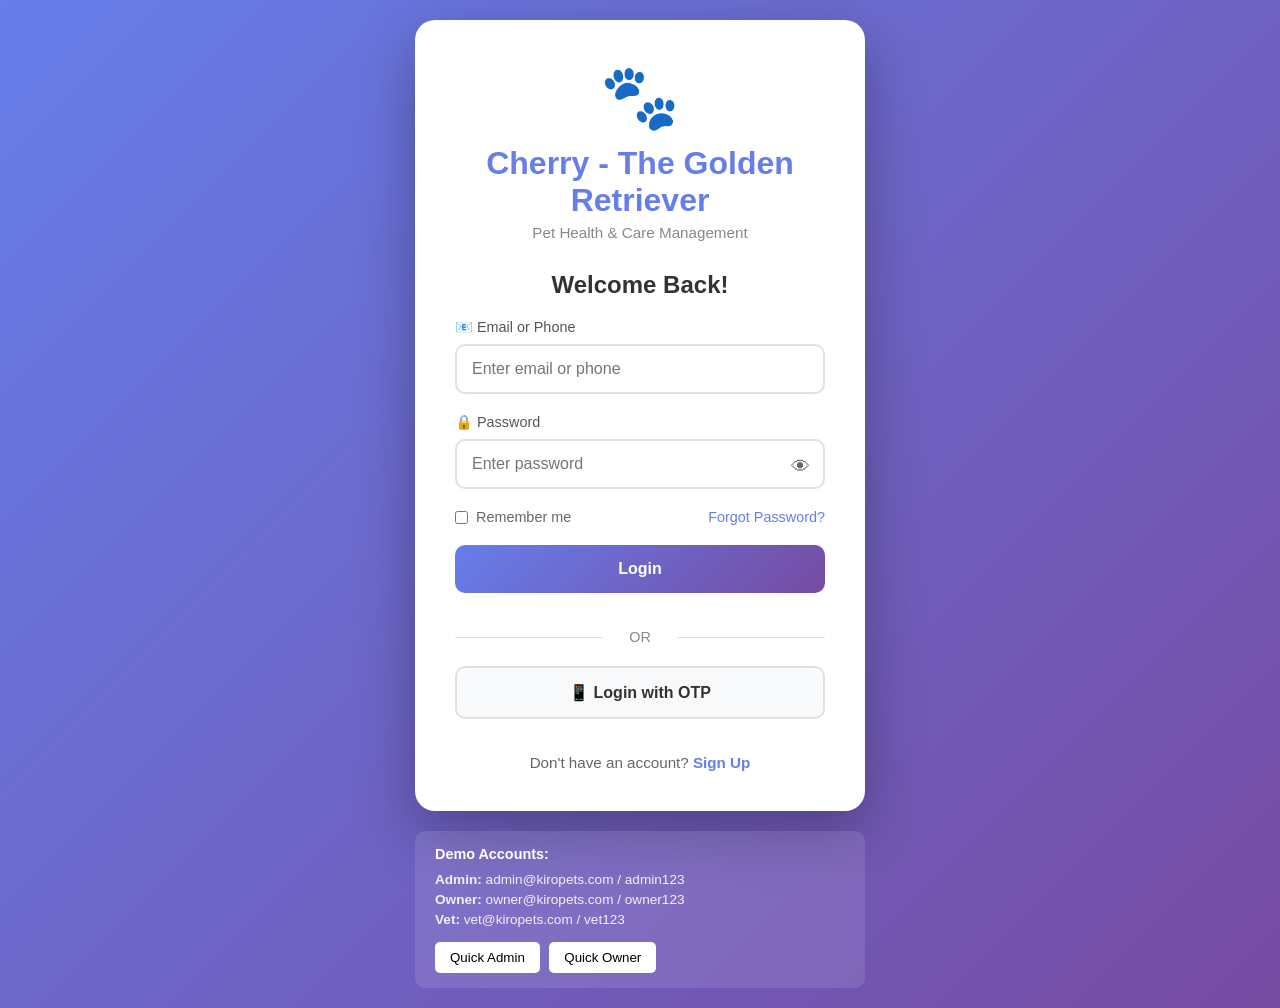
<file: frontend/admin.html>
<!DOCTYPE html>
<html lang="en">
<head>
    <meta charset="UTF-8">
    <meta name="viewport" content="width=device-width, initial-scale=1.0">
    <title>Admin Panel - Cherry</title>
    <link rel="stylesheet" href="css/styles.css">
    <link rel="stylesheet" href="css/admin.css">
</head>
<body>
    <!-- User Info Bar -->
    <div id="userBar" class="user-bar">
        <div class="user-info">
            <span class="user-greeting">👑 Admin Panel - <strong id="userName">Admin</strong></span>
            <span class="user-role admin" id="userRole">Admin</span>
        </div>
        <div class="admin-nav">
            <a href="index.html" class="nav-link">🏠 Main App</a>
            <button onclick="handleLogout()" class="logout-btn">🚪 Logout</button>
        </div>
    </div>

    <div class="admin-container">
        <!-- Sidebar -->
        <div class="admin-sidebar">
            <div class="sidebar-header">
                <h2>🐾 Admin Panel</h2>
            </div>
            <nav class="admin-menu">
                <a href="#" class="menu-item active" onclick="showSection('dashboard')">
                    <span>📊</span> Dashboard
                </a>
                <div class="menu-group">
                    <div class="menu-title">MANAGE</div>
                    <a href="#" class="menu-item" onclick="showSection('users')">
                        <span>👤</span> Users
                    </a>
                    <a href="#" class="menu-item" onclick="showSection('dogs')">
                        <span>🐕</span> Dog Records
                    </a>
                </div>
                <div class="menu-group">
                    <div class="menu-title">MASTER DATA</div>
                    <a href="#" class="menu-item" onclick="showSection('vaccines')">
                        <span>💉</span> Vaccine Types
                    </a>
                    <a href="#" class="menu-item" onclick="showSection('breeds')">
                        <span>🐶</span> Breeds List
                    </a>
                    <a href="#" class="menu-item" onclick="showSection('diseases')">
                        <span>🏥</span> Common Diseases
                    </a>
                </div>
                <div class="menu-group">
                    <div class="menu-title">REPORTS</div>
                    <a href="#" class="menu-item" onclick="showSection('vaccinations')">
                        <span>📅</span> Upcoming Vaccinations
                    </a>
                </div>
            </nav>
        </div>

        <!-- Main Content -->
        <div class="admin-content">
            <!-- Dashboard Section -->
            <div id="section-dashboard" class="admin-section active">
                <h1>📊 Dashboard Overview</h1>
                <div class="stats-grid">
                    <div class="stat-card">
                        <div class="stat-icon">👥</div>
                        <div class="stat-info">
                            <h3 id="totalUsers">5</h3>
                            <p>Total Users</p>
                        </div>
                    </div>
                    <div class="stat-card">
                        <div class="stat-icon">✅</div>
                        <div class="stat-info">
                            <h3 id="activeUsers">4</h3>
                            <p>Active Users</p>
                        </div>
                    </div>
                    <div class="stat-card">
                        <div class="stat-icon">🐕</div>
                        <div class="stat-info">
                            <h3 id="totalDogs">3</h3>
                            <p>Total Dogs</p>
                        </div>
                    </div>
                    <div class="stat-card">
                        <div class="stat-icon">💉</div>
                        <div class="stat-info">
                            <h3 id="upcomingVaccines">4</h3>
                            <p>Upcoming Vaccinations</p>
                        </div>
                    </div>
                </div>

                <div class="dashboard-grid">
                    <div class="dashboard-card">
                        <h3>📈 Recent Activity</h3>
                        <ul class="activity-list" id="recentActivity">
                            <li><span class="time">2 mins ago</span> New user registered: Srihari</li>
                            <li><span class="time">1 hour ago</span> Vaccination record added for Cherry</li>
                            <li><span class="time">3 hours ago</span> Medical history updated</li>
                            <li><span class="time">Yesterday</span> New dog profile created</li>
                        </ul>
                    </div>
                    <div class="dashboard-card">
                        <h3>⚠️ Alerts</h3>
                        <ul class="alert-list">
                            <li class="alert-warning">3 vaccinations due this week</li>
                            <li class="alert-info">2 new user registrations pending</li>
                            <li class="alert-success">All systems operational</li>
                        </ul>
                    </div>
                </div>
            </div>

            <!-- Users Section -->
            <div id="section-users" class="admin-section">
                <h1>👤 User Management</h1>
                <div class="section-actions">
                    <input type="text" id="userSearch" placeholder="🔍 Search users..." class="search-input">
                    <button class="action-btn primary" onclick="showAddUserModal()">+ Add User</button>
                </div>
                <table class="admin-table">
                    <thead>
                        <tr>
                            <th>ID</th>
                            <th>Name</th>
                            <th>Email</th>
                            <th>Phone</th>
                            <th>Role</th>
                            <th>Status</th>
                            <th>Actions</th>
                        </tr>
                    </thead>
                    <tbody id="usersTableBody">
                        <tr>
                            <td>1</td>
                            <td>Admin User</td>
                            <td>admin@kiropets.com</td>
                            <td>9999999999</td>
                            <td><span class="role-badge admin">Admin</span></td>
                            <td><span class="status-badge active">Active</span></td>
                            <td>
                                <button class="btn-icon" title="Edit">✏️</button>
                                <button class="btn-icon" title="Reset Password" onclick="resetPassword(1)">🔑</button>
                            </td>
                        </tr>
                        <tr>
                            <td>2</td>
                            <td>Pet Owner</td>
                            <td>owner@kiropets.com</td>
                            <td>8888888888</td>
                            <td><span class="role-badge owner">Owner</span></td>
                            <td><span class="status-badge active">Active</span></td>
                            <td>
                                <button class="btn-icon" title="Edit">✏️</button>
                                <button class="btn-icon" title="Reset Password" onclick="resetPassword(2)">🔑</button>
                                <button class="btn-icon" title="Block" onclick="toggleUserStatus(2)">🚫</button>
                            </td>
                        </tr>
                        <tr>
                            <td>3</td>
                            <td>Dr. Veterinarian</td>
                            <td>vet@kiropets.com</td>
                            <td>7777777777</td>
                            <td><span class="role-badge vet">Vet</span></td>
                            <td><span class="status-badge active">Active</span></td>
                            <td>
                                <button class="btn-icon" title="Edit">✏️</button>
                                <button class="btn-icon" title="Reset Password" onclick="resetPassword(3)">🔑</button>
                                <button class="btn-icon" title="Block" onclick="toggleUserStatus(3)">🚫</button>
                            </td>
                        </tr>
                        <tr>
                            <td>4</td>
                            <td>Srihari</td>
                            <td>srihari12@gmail.com</td>
                            <td>9876543210</td>
                            <td><span class="role-badge owner">Owner</span></td>
                            <td><span class="status-badge active">Active</span></td>
                            <td>
                                <button class="btn-icon" title="Edit">✏️</button>
                                <button class="btn-icon" title="Reset Password" onclick="resetPassword(4)">🔑</button>
                                <button class="btn-icon" title="Block" onclick="toggleUserStatus(4)">🚫</button>
                            </td>
                        </tr>
                        <tr>
                            <td>5</td>
                            <td>Srinivasulu</td>
                            <td>vasulu.cnu@gmail.com</td>
                            <td>9123456789</td>
                            <td><span class="role-badge admin">Admin</span></td>
                            <td><span class="status-badge blocked">Blocked</span></td>
                            <td>
                                <button class="btn-icon" title="Edit">✏️</button>
                                <button class="btn-icon" title="Reset Password" onclick="resetPassword(5)">🔑</button>
                                <button class="btn-icon" title="Unblock" onclick="toggleUserStatus(5)">✅</button>
                            </td>
                        </tr>
                    </tbody>
                </table>
            </div>

            <!-- Dog Records Section -->
            <div id="section-dogs" class="admin-section">
                <h1>🐕 Dog Records</h1>
                <div class="section-actions">
                    <input type="text" id="dogSearch" placeholder="🔍 Search dogs..." class="search-input">
                </div>
                <table class="admin-table">
                    <thead>
                        <tr>
                            <th>ID</th>
                            <th>Name</th>
                            <th>Breed</th>
                            <th>Age</th>
                            <th>Owner</th>
                            <th>Last Checkup</th>
                            <th>Actions</th>
                        </tr>
                    </thead>
                    <tbody id="dogsTableBody">
                        <tr>
                            <td>1</td>
                            <td>🐕 Cherry</td>
                            <td>Golden Retriever</td>
                            <td>4 years</td>
                            <td>Pet Owner</td>
                            <td>Nov 2025</td>
                            <td>
                                <button class="btn-icon" title="View Details" onclick="viewDogDetails(1)">👁️</button>
                                <button class="btn-icon" title="Medical History">📋</button>
                            </td>
                        </tr>
                        <tr>
                            <td>2</td>
                            <td>🐕 Max</td>
                            <td>German Shepherd</td>
                            <td>2 years</td>
                            <td>Srihari</td>
                            <td>Oct 2025</td>
                            <td>
                                <button class="btn-icon" title="View Details" onclick="viewDogDetails(2)">👁️</button>
                                <button class="btn-icon" title="Medical History">📋</button>
                            </td>
                        </tr>
                        <tr>
                            <td>3</td>
                            <td>🐕 Bella</td>
                            <td>Labrador</td>
                            <td>3 years</td>
                            <td>Srinivasulu</td>
                            <td>Sep 2025</td>
                            <td>
                                <button class="btn-icon" title="View Details" onclick="viewDogDetails(3)">👁️</button>
                                <button class="btn-icon" title="Medical History">📋</button>
                            </td>
                        </tr>
                    </tbody>
                </table>
            </div>

            <!-- Vaccine Types Section -->
            <div id="section-vaccines" class="admin-section">
                <h1>💉 Vaccine Types</h1>
                <div class="section-actions">
                    <button class="action-btn primary" onclick="showAddVaccineModal()">+ Add Vaccine Type</button>
                </div>
                <div class="master-data-grid">
                    <div class="data-card">
                        <h4>Rabies</h4>
                        <p>Frequency: Annual</p>
                        <p>Required: Yes</p>
                        <div class="card-actions">
                            <button class="btn-small">Edit</button>
                            <button class="btn-small danger">Delete</button>
                        </div>
                    </div>
                    <div class="data-card">
                        <h4>DHPP</h4>
                        <p>Frequency: Annual</p>
                        <p>Required: Yes</p>
                        <div class="card-actions">
                            <button class="btn-small">Edit</button>
                            <button class="btn-small danger">Delete</button>
                        </div>
                    </div>
                    <div class="data-card">
                        <h4>Bordetella</h4>
                        <p>Frequency: 6 months</p>
                        <p>Required: Optional</p>
                        <div class="card-actions">
                            <button class="btn-small">Edit</button>
                            <button class="btn-small danger">Delete</button>
                        </div>
                    </div>
                    <div class="data-card">
                        <h4>Leptospirosis</h4>
                        <p>Frequency: Annual</p>
                        <p>Required: Recommended</p>
                        <div class="card-actions">
                            <button class="btn-small">Edit</button>
                            <button class="btn-small danger">Delete</button>
                        </div>
                    </div>
                    <div class="data-card">
                        <h4>Deworming</h4>
                        <p>Frequency: 3 months</p>
                        <p>Required: Yes</p>
                        <div class="card-actions">
                            <button class="btn-small">Edit</button>
                            <button class="btn-small danger">Delete</button>
                        </div>
                    </div>
                </div>
            </div>

            <!-- Breeds List Section -->
            <div id="section-breeds" class="admin-section">
                <h1>🐶 Breeds List</h1>
                <div class="section-actions">
                    <button class="action-btn primary" onclick="showAddBreedModal()">+ Add Breed</button>
                </div>
                <div class="master-data-grid">
                    <div class="data-card"><h4>Golden Retriever</h4><p>Size: Large</p><p>Origin: Scotland</p></div>
                    <div class="data-card"><h4>German Shepherd</h4><p>Size: Large</p><p>Origin: Germany</p></div>
                    <div class="data-card"><h4>Labrador Retriever</h4><p>Size: Large</p><p>Origin: Canada</p></div>
                    <div class="data-card"><h4>Beagle</h4><p>Size: Medium</p><p>Origin: England</p></div>
                    <div class="data-card"><h4>Poodle</h4><p>Size: Various</p><p>Origin: Germany/France</p></div>
                    <div class="data-card"><h4>Bulldog</h4><p>Size: Medium</p><p>Origin: England</p></div>
                    <div class="data-card"><h4>Rottweiler</h4><p>Size: Large</p><p>Origin: Germany</p></div>
                    <div class="data-card"><h4>Dachshund</h4><p>Size: Small</p><p>Origin: Germany</p></div>
                </div>
            </div>

            <!-- Common Diseases Section -->
            <div id="section-diseases" class="admin-section">
                <h1>🏥 Common Diseases</h1>
                <div class="section-actions">
                    <button class="action-btn primary" onclick="showAddDiseaseModal()">+ Add Disease</button>
                </div>
                <div class="master-data-grid">
                    <div class="data-card">
                        <h4>Portosystemic Shunt (PSS)</h4>
                        <p>Type: Congenital</p>
                        <p>Severity: Serious</p>
                        <p>Treatment: Diet management, Surgery</p>
                    </div>
                    <div class="data-card">
                        <h4>Hip Dysplasia</h4>
                        <p>Type: Genetic</p>
                        <p>Severity: Moderate-Serious</p>
                        <p>Treatment: Medication, Surgery</p>
                    </div>
                    <div class="data-card">
                        <h4>Parvovirus</h4>
                        <p>Type: Viral</p>
                        <p>Severity: Critical</p>
                        <p>Treatment: Hospitalization</p>
                    </div>
                    <div class="data-card">
                        <h4>Kennel Cough</h4>
                        <p>Type: Respiratory</p>
                        <p>Severity: Mild-Moderate</p>
                        <p>Treatment: Antibiotics, Rest</p>
                    </div>
                    <div class="data-card">
                        <h4>Ear Infections</h4>
                        <p>Type: Bacterial/Fungal</p>
                        <p>Severity: Mild</p>
                        <p>Treatment: Ear drops, Cleaning</p>
                    </div>
                    <div class="data-card">
                        <h4>Allergies</h4>
                        <p>Type: Environmental/Food</p>
                        <p>Severity: Varies</p>
                        <p>Treatment: Diet change, Medication</p>
                    </div>
                </div>
            </div>

            <!-- Upcoming Vaccinations Section -->
            <div id="section-vaccinations" class="admin-section">
                <h1>📅 Upcoming Vaccinations (All Users)</h1>
                <div class="section-actions">
                    <select id="vaccineFilter" class="filter-select">
                        <option value="all">All Time</option>
                        <option value="week">This Week</option>
                        <option value="month">This Month</option>
                        <option value="overdue">Overdue</option>
                    </select>
                </div>
                <table class="admin-table">
                    <thead>
                        <tr>
                            <th>Dog</th>
                            <th>Owner</th>
                            <th>Vaccine</th>
                            <th>Due Date</th>
                            <th>Status</th>
                            <th>Actions</th>
                        </tr>
                    </thead>
                    <tbody>
                        <tr>
                            <td>🐕 Cherry</td>
                            <td>Pet Owner</td>
                            <td>Rabies Booster</td>
                            <td>April 15, 2026</td>
                            <td><span class="status-badge upcoming">Upcoming</span></td>
                            <td><button class="btn-small">Send Reminder</button></td>
                        </tr>
                        <tr>
                            <td>🐕 Cherry</td>
                            <td>Pet Owner</td>
                            <td>DHPP</td>
                            <td>June 20, 2026</td>
                            <td><span class="status-badge upcoming">Upcoming</span></td>
                            <td><button class="btn-small">Send Reminder</button></td>
                        </tr>
                        <tr>
                            <td>🐕 Max</td>
                            <td>Srihari</td>
                            <td>Deworming</td>
                            <td>Dec 15, 2025</td>
                            <td><span class="status-badge due-soon">Due Soon</span></td>
                            <td><button class="btn-small">Send Reminder</button></td>
                        </tr>
                        <tr>
                            <td>🐕 Bella</td>
                            <td>Srinivasulu</td>
                            <td>Rabies</td>
                            <td>Nov 30, 2025</td>
                            <td><span class="status-badge overdue">Overdue</span></td>
                            <td><button class="btn-small danger">Urgent Reminder</button></td>
                        </tr>
                    </tbody>
                </table>
            </div>
        </div>
    </div>

    <script src="js/admin.js"></script>
</body>
</html>
</file>
<file: frontend/css/styles.css>
* {
    margin: 0;
    padding: 0;
    box-sizing: border-box;
}

body {
    font-family: 'Segoe UI', Tahoma, Geneva, Verdana, sans-serif;
    background: linear-gradient(135deg, #ffd6e8 0%, #c3e4ff 50%, #ffe4d6 100%);
    min-height: 100vh;
    padding: 20px;
    color: #333;
}

.container {
    max-width: 1200px;
    margin: 0 auto;
    background: white;
    border-radius: 20px;
    box-shadow: 0 20px 60px rgba(0, 0, 0, 0.3);
    overflow: hidden;
}

header {
    background: linear-gradient(135deg, #667eea 0%, #764ba2 100%);
    color: white;
    padding: 30px;
    text-align: center;
}

header h1 {
    font-size: 2.5em;
    font-weight: 600;
}

section {
    padding: 30px;
    border-bottom: 1px solid #e0e0e0;
}

section:last-child {
    border-bottom: none;
}

h2 {
    color: #667eea;
    margin-bottom: 20px;
    font-size: 1.8em;
}

.pet-profile {
    background: linear-gradient(135deg, #f5f7fa 0%, #c3cfe2 100%);
}

.profile-header {
    display: flex;
    gap: 40px;
    align-items: center;
    flex-wrap: wrap;
}

.pet-image {
    text-align: center;
}

.pet-image img {
    width: 200px;
    height: 200px;
    border-radius: 50%;
    object-fit: cover;
    border: 5px solid white;
    box-shadow: 0 10px 30px rgba(0, 0, 0, 0.2);
}

#imageUpload {
    display: none;
}

.upload-btn {
    display: inline-block;
    margin-top: 15px;
    padding: 10px 20px;
    background: #667eea;
    color: white;
    border-radius: 25px;
    cursor: pointer;
    transition: all 0.3s;
}

.upload-btn:hover {
    background: #764ba2;
    transform: translateY(-2px);
}

.pet-basic-info {
    flex: 1;
}

.pet-basic-info p {
    font-size: 1.2em;
    margin: 10px 0;
}

.card-grid {
    display: grid;
    grid-template-columns: repeat(auto-fit, minmax(250px, 1fr));
    gap: 20px;
}

.card {
    background: white;
    padding: 20px;
    border-radius: 15px;
    box-shadow: 0 5px 15px rgba(0, 0, 0, 0.1);
    transition: transform 0.3s, box-shadow 0.3s;
}

.card:hover {
    transform: translateY(-5px);
    box-shadow: 0 10px 25px rgba(0, 0, 0, 0.15);
}

.card h3 {
    color: #667eea;
    margin-bottom: 10px;
    font-size: 1.3em;
}

.card p {
    margin: 8px 0;
    color: #555;
}

.status {
    font-weight: 600;
    color: #28a745;
}

.timeline {
    position: relative;
    padding-left: 40px;
}

.timeline::before {
    content: '';
    position: absolute;
    left: 10px;
    top: 0;
    bottom: 0;
    width: 3px;
    background: #667eea;
}

.year-title {
    color: #667eea;
    font-size: 1.5em;
    margin: 30px 0 20px -40px;
    padding-left: 40px;
    font-weight: 700;
}

.timeline-item {
    position: relative;
    margin-bottom: 30px;
}

.timeline-item::before {
    content: '';
    position: absolute;
    left: -34px;
    top: 5px;
    width: 15px;
    height: 15px;
    border-radius: 50%;
    background: #667eea;
    border: 3px solid white;
    box-shadow: 0 0 0 3px #667eea;
}

.timeline-date {
    font-weight: 600;
    color: #764ba2;
    margin-bottom: 5px;
}

.timeline-content {
    background: #f8f9fa;
    padding: 15px;
    border-radius: 10px;
}

.timeline-content h3 {
    color: #333;
    margin-bottom: 8px;
}

.timeline-content p {
    margin: 5px 0;
    color: #666;
}

.hospital-card {
    background: linear-gradient(135deg, #f093fb 0%, #f5576c 100%);
    color: white;
}

.hospital-card h3,
.hospital-card p {
    color: white;
}

.daily-addons {
    background: linear-gradient(135deg, #ffecd2 0%, #fcb69f 100%);
    padding: 20px;
    border-radius: 15px;
    margin-bottom: 30px;
}

.daily-addons h3 {
    color: #333;
    margin-bottom: 15px;
}

.daily-addons ul {
    list-style: none;
    padding-left: 0;
}

.daily-addons li {
    padding: 8px 0;
    color: #333;
    font-weight: 500;
}

.diet-accordion {
    margin: 20px 0;
}

.diet-day-section {
    margin-bottom: 15px;
    border: 2px solid #e0e0e0;
    border-radius: 10px;
    overflow: hidden;
}

.diet-day-header {
    width: 100%;
    padding: 18px 20px;
    background: linear-gradient(135deg, #a8edea 0%, #fed6e3 100%);
    color: #333;
    border: none;
    cursor: pointer;
    font-size: 1.3em;
    font-weight: 600;
    display: flex;
    justify-content: space-between;
    align-items: center;
    transition: all 0.3s;
}

.diet-day-header:hover {
    background: linear-gradient(135deg, #fed6e3 0%, #a8edea 100%);
}

.diet-day-header .arrow {
    transition: transform 0.3s;
    font-size: 1.2em;
}

.diet-day-content {
    max-height: 0;
    overflow: hidden;
    transition: max-height 0.4s ease-out;
    background: white;
    padding: 0;
    opacity: 0;
}

.diet-day-content.active {
    max-height: 3000px;
    padding: 20px;
    opacity: 1;
    transition: max-height 0.5s ease-in, opacity 0.3s ease-in;
}

.diet-scroller-container {
    position: relative;
    display: flex;
    align-items: center;
    gap: 10px;
}

.diet-days-scroller {
    display: flex;
    overflow-x: auto;
    scroll-behavior: smooth;
    gap: 20px;
    padding: 10px 0;
    flex: 1;
    scrollbar-width: thin;
    scrollbar-color: #764ba2 #f0f0f0;
}

.diet-days-scroller::-webkit-scrollbar {
    height: 8px;
}

.diet-days-scroller::-webkit-scrollbar-track {
    background: #f0f0f0;
    border-radius: 10px;
}

.diet-days-scroller::-webkit-scrollbar-thumb {
    background: linear-gradient(135deg, #764ba2 0%, #667eea 100%);
    border-radius: 10px;
}

.diet-days-scroller::-webkit-scrollbar-thumb:hover {
    background: linear-gradient(135deg, #667eea 0%, #764ba2 100%);
}

.scroll-btn {
    background: linear-gradient(135deg, #764ba2 0%, #667eea 100%);
    color: white;
    border: none;
    border-radius: 50%;
    width: 40px;
    height: 40px;
    font-size: 24px;
    cursor: pointer;
    display: flex;
    align-items: center;
    justify-content: center;
    flex-shrink: 0;
    transition: all 0.3s;
    box-shadow: 0 2px 8px rgba(118, 75, 162, 0.3);
}

.scroll-btn:hover {
    background: linear-gradient(135deg, #667eea 0%, #764ba2 100%);
    transform: scale(1.1);
    box-shadow: 0 4px 12px rgba(118, 75, 162, 0.5);
}

.scroll-btn:active {
    transform: scale(0.95);
}

.day-group {
    background: linear-gradient(135deg, #f5f7fa 0%, #c3cfe2 100%);
    padding: 15px;
    border-radius: 10px;
    border-left: 4px solid #764ba2;
    min-width: 300px;
    flex-shrink: 0;
}

.day-group h3 {
    color: #764ba2;
    margin-bottom: 15px;
    font-size: 1.1em;
    font-weight: bold;
}

.meal {
    margin-bottom: 15px;
}

.meal h4 {
    color: #764ba2;
    margin-bottom: 8px;
    font-size: 1em;
}

.meal p {
    color: #555;
    line-height: 1.6;
    font-size: 0.95em;
}

.avoid-foods {
    background: linear-gradient(135deg, #ff9a9e 0%, #fecfef 100%);
    padding: 20px;
    border-radius: 15px;
}

.avoid-foods h3 {
    color: #333;
    margin-bottom: 15px;
}

.avoid-foods ul {
    list-style: none;
    padding-left: 0;
    display: grid;
    grid-template-columns: repeat(auto-fit, minmax(200px, 1fr));
    gap: 10px;
}

.avoid-foods li {
    padding: 8px;
    background: rgba(255, 255, 255, 0.7);
    border-radius: 8px;
    color: #333;
    font-weight: 500;
}

.treats-grid {
    display: grid;
    grid-template-columns: repeat(auto-fit, minmax(300px, 1fr));
    gap: 15px;
}

.treat-item {
    background: linear-gradient(135deg, #a8edea 0%, #fed6e3 100%);
    padding: 15px;
    border-radius: 10px;
    color: #333;
    font-weight: 500;
    box-shadow: 0 3px 10px rgba(0, 0, 0, 0.1);
    transition: transform 0.3s;
}

.treat-item:hover {
    transform: translateY(-3px);
    box-shadow: 0 5px 15px rgba(0, 0, 0, 0.15);
}

.filter-placeholder {
    margin: 30px 0;
    padding: 50px 20px;
    text-align: center;
    background: linear-gradient(135deg, #f5f7fa 0%, #c3cfe2 100%);
    border-radius: 15px;
    border: 2px dashed #667eea;
}

.filter-placeholder p {
    font-size: 1.2em;
    color: #667eea;
    margin: 0;
    font-weight: 500;
}

.apply-btn {
    background: linear-gradient(135deg, #667eea 0%, #764ba2 100%) !important;
    color: white !important;
}

.apply-btn:hover {
    background: linear-gradient(135deg, #764ba2 0%, #667eea 100%) !important;
}

.album-accordion {
    margin-top: 20px;
}

.album-year-section {
    margin-bottom: 15px;
    border: 2px solid #e0e0e0;
    border-radius: 10px;
}

.album-year-header {
    width: 100%;
    padding: 20px;
    background: linear-gradient(135deg, #667eea 0%, #764ba2 100%);
    color: white;
    border: none;
    cursor: pointer;
    font-size: 1.5em;
    font-weight: 600;
    display: flex;
    justify-content: space-between;
    align-items: center;
    transition: all 0.3s;
}

.album-year-header:hover {
    background: linear-gradient(135deg, #764ba2 0%, #667eea 100%);
}

.album-year-header .arrow {
    transition: transform 0.3s;
    font-size: 1.2em;
}

.album-year-content {
    max-height: 0;
    overflow: hidden;
    transition: max-height 0.4s ease-out;
    background: #f8f9fa;
    padding: 0;
    opacity: 0;
}

.album-year-content.active {
    max-height: 2000px;
    padding: 20px;
    opacity: 1;
    transition: max-height 0.5s ease-in, opacity 0.3s ease-in;
}

.photo-grid {
    display: grid;
    grid-template-columns: repeat(auto-fill, minmax(180px, 1fr));
    gap: 20px;
    justify-items: center;
}

.photo-item {
    background: white;
    border-radius: 10px;
    overflow: hidden;
    box-shadow: 0 4px 12px rgba(0, 0, 0, 0.15);
    transition: transform 0.3s, box-shadow 0.3s;
    width: 180px;
}

.photo-item:hover {
    transform: scale(1.05);
    box-shadow: 0 8px 20px rgba(0, 0, 0, 0.25);
}

.photo-item img {
    width: 180px;
    height: 240px;
    object-fit: cover;
    object-position: center 25%;
    display: block;
}

.photo-caption {
    padding: 15px;
    text-align: center;
    color: #c0c0c0;
    font-weight: 500;
}

.remove-btn {
    background: #f5576c;
    color: white;
    border: none;
    padding: 5px 10px;
    border-radius: 5px;
    cursor: pointer;
    font-size: 0.9em;
}

.remove-btn:hover {
    background: #d63447;
}

.add-diet-form,
.add-medicine-form {
    display: flex;
    gap: 10px;
    flex-wrap: wrap;
    margin-top: 20px;
}

.add-diet-form input,
.add-medicine-form input,
.due-container input {
    flex: 1;
    min-width: 200px;
    padding: 12px;
    border: 2px solid rgba(157, 78, 221, 0.5);
    border-radius: 8px;
    font-size: 1em;
    background: rgba(26, 10, 46, 0.8);
    color: #e0e0e0;
}

.add-diet-form button,
.add-medicine-form button,
.due-container button {
    padding: 12px 25px;
    background: #667eea;
    color: white;
    border: none;
    border-radius: 8px;
    cursor: pointer;
    font-size: 1em;
    transition: all 0.3s;
}

.add-diet-form button:hover,
.add-medicine-form button:hover,
.due-container button:hover {
    background: #764ba2;
    transform: translateY(-2px);
}

.medicine-list {
    display: grid;
    grid-template-columns: repeat(auto-fit, minmax(250px, 1fr));
    gap: 15px;
    margin-bottom: 20px;
}

.medicine-item {
    background: rgba(42, 20, 70, 0.8);
    padding: 15px;
    border-radius: 10px;
    border-left: 4px solid #9d4edd;
    backdrop-filter: blur(5px);
}

.medicine-item h4 {
    color: #ff6ec7;
    margin-bottom: 5px;
}

.due-container {
    display: flex;
    gap: 10px;
    flex-wrap: wrap;
    align-items: center;
}

.due-display {
    width: 100%;
    margin-top: 20px;
    padding: 20px;
    background: linear-gradient(135deg, #ffecd2 0%, #fcb69f 100%);
    border-radius: 15px;
    font-size: 1.2em;
    font-weight: 600;
    text-align: center;
    color: #333;
}

@media (max-width: 768px) {
    .profile-header {
        flex-direction: column;
        text-align: center;
    }
    
    header h1 {
        font-size: 1.8em;
    }
    
    .card-grid,
    .diet-container {
        grid-template-columns: 1fr;
    }
    
    .day-group {
        min-width: 280px;
    }
    
    .scroll-btn {
        width: 35px;
        height: 35px;
        font-size: 20px;
    }
    
    .diet-scroller-container {
        gap: 5px;
    }
}


/* Growth Tracking */
.tracking-form {
    display: flex;
    gap: 10px;
    flex-wrap: wrap;
    margin-bottom: 20px;
}

.tracking-form input {
    flex: 1;
    min-width: 150px;
    padding: 12px;
    border: 2px solid #e0e0e0;
    border-radius: 8px;
}

.tracking-chart {
    background: linear-gradient(135deg, #f8f9fa 0%, #e9ecef 100%);
    padding: 30px;
    border-radius: 15px;
    margin-bottom: 20px;
    min-height: 200px;
}

.tracking-chart h3 {
    color: #667eea;
    margin-bottom: 20px;
    text-align: center;
}

.chart-container {
    display: flex;
    flex-direction: column;
    gap: 20px;
}

.chart-year {
    background: white;
    padding: 15px;
    border-radius: 10px;
    box-shadow: 0 2px 8px rgba(0, 0, 0, 0.1);
}

.chart-label {
    font-weight: 600;
    color: #667eea;
    margin-bottom: 10px;
    font-size: 1.1em;
}

.chart-bars {
    display: flex;
    flex-direction: column;
    gap: 10px;
}

.chart-bar-group {
    display: flex;
    align-items: center;
    gap: 10px;
}

.bar-label {
    min-width: 120px;
    font-size: 0.9em;
    color: #555;
    font-weight: 500;
}

.chart-bar {
    height: 25px;
    border-radius: 5px;
    transition: width 0.5s ease;
}

.weight-bar {
    background: linear-gradient(90deg, #667eea 0%, #764ba2 100%);
}

.height-bar {
    background: linear-gradient(90deg, #a8edea 0%, #fed6e3 100%);
}

.tracking-list {
    display: grid;
    grid-template-columns: repeat(auto-fit, minmax(200px, 1fr));
    gap: 15px;
}

.tracking-item {
    background: white;
    padding: 15px;
    border-radius: 10px;
    border-left: 4px solid #667eea;
    box-shadow: 0 2px 8px rgba(0, 0, 0, 0.1);
}

.tracking-item p {
    margin: 8px 0;
    color: #555;
}

.tracking-notes {
    width: 100%;
    padding: 8px;
    border: 1px solid #e0e0e0;
    border-radius: 5px;
    margin-top: 5px;
}

/* Vaccination Reminder */
.reminder-form {
    display: flex;
    gap: 10px;
    flex-wrap: wrap;
    margin-bottom: 20px;
}

.reminder-form input,
.reminder-form select {
    flex: 1;
    min-width: 150px;
    padding: 12px;
    border: 2px solid #e0e0e0;
    border-radius: 8px;
}

.reminder-list {
    display: grid;
    gap: 15px;
}

.reminder-item {
    background: linear-gradient(135deg, #ffecd2 0%, #fcb69f 100%);
    padding: 20px;
    border-radius: 10px;
    display: flex;
    justify-content: space-between;
    align-items: center;
}

.reminder-item.overdue {
    background: linear-gradient(135deg, #ff9a9e 0%, #fecfef 100%);
}

.reminder-item.upcoming {
    background: linear-gradient(135deg, #a8edea 0%, #fed6e3 100%);
}

/* Symptoms Checker */
.symptoms-grid {
    display: grid;
    grid-template-columns: repeat(auto-fit, minmax(200px, 1fr));
    gap: 15px;
    margin: 20px 0;
}

.symptoms-grid label {
    display: flex;
    align-items: center;
    gap: 10px;
    padding: 12px;
    background: #f8f9fa;
    border-radius: 8px;
    cursor: pointer;
    transition: all 0.3s;
}

.symptoms-grid label:hover {
    background: #e9ecef;
    transform: translateX(5px);
}

.symptoms-grid input[type="checkbox"] {
    width: 20px;
    height: 20px;
    cursor: pointer;
}

.symptoms-result {
    margin-top: 20px;
    padding: 20px;
    border-radius: 15px;
    display: none;
}

.symptoms-result.show {
    display: block;
}

.symptoms-result.low {
    background: linear-gradient(135deg, #a8edea 0%, #fed6e3 100%);
}

.symptoms-result.medium {
    background: linear-gradient(135deg, #ffecd2 0%, #fcb69f 100%);
}

.symptoms-result.high {
    background: linear-gradient(135deg, #ff9a9e 0%, #fecfef 100%);
}

.symptoms-result h3 {
    margin-bottom: 15px;
    color: #333;
}

/* Medication Tracking */
.medication-form {
    display: flex;
    gap: 10px;
    flex-wrap: wrap;
    margin-bottom: 20px;
}

.medication-form input {
    flex: 1;
    min-width: 150px;
    padding: 12px;
    border: 2px solid #e0e0e0;
    border-radius: 8px;
}

.medication-tracking-list {
    display: grid;
    gap: 15px;
}

.medication-tracking-item {
    background: white;
    padding: 20px;
    border-radius: 10px;
    border-left: 4px solid #667eea;
    box-shadow: 0 3px 10px rgba(0, 0, 0, 0.1);
}

.medication-tracking-item.low-stock {
    border-left-color: #f5576c;
    background: #fff5f5;
}

.medication-tracking-item h4 {
    color: #667eea;
    margin-bottom: 10px;
    font-size: 1.1em;
}

.medication-tracking-item p {
    margin: 8px 0;
    color: #555;
}

.alert-urgent {
    background: linear-gradient(135deg, #ff9a9e 0%, #fecfef 100%);
    color: #d63447;
    padding: 10px;
    border-radius: 8px;
    font-weight: 600;
    margin-top: 10px;
    text-align: center;
}

.alert-warning {
    background: linear-gradient(135deg, #ffecd2 0%, #fcb69f 100%);
    color: #d68910;
    padding: 10px;
    border-radius: 8px;
    font-weight: 600;
    margin-top: 10px;
    text-align: center;
}

.alert-info {
    background: linear-gradient(135deg, #a8edea 0%, #fed6e3 100%);
    color: #0066cc;
    padding: 10px;
    border-radius: 8px;
    font-weight: 600;
    margin-top: 10px;
    text-align: center;
}

/* Family Access */
.family-form {
    display: flex;
    gap: 10px;
    flex-wrap: wrap;
    margin-bottom: 20px;
}

.family-form input,
.family-form select {
    flex: 1;
    min-width: 150px;
    padding: 12px;
    border: 2px solid #e0e0e0;
    border-radius: 8px;
}

.family-list {
    display: grid;
    gap: 15px;
}

.family-member {
    background: white;
    padding: 20px;
    border-radius: 10px;
    box-shadow: 0 3px 10px rgba(0, 0, 0, 0.1);
    display: flex;
    justify-content: space-between;
    align-items: center;
}

.family-member .role {
    padding: 5px 15px;
    border-radius: 20px;
    font-size: 0.9em;
    font-weight: 600;
}

.family-member .role.admin {
    background: #667eea;
    color: white;
}

.family-member .role.editor {
    background: #ffecd2;
    color: #333;
}

.family-member .role.viewer {
    background: #e9ecef;
    color: #555;
}

/* AI Chatbot */
.chatbot-container {
    background: white;
    border-radius: 15px;
    box-shadow: 0 5px 20px rgba(0, 0, 0, 0.1);
    overflow: hidden;
}

.chat-messages {
    height: 400px;
    overflow-y: auto;
    padding: 20px;
    background: rgba(26, 10, 46, 0.8);
}

.bot-message,
.user-message {
    padding: 12px 18px;
    border-radius: 18px;
    margin-bottom: 12px;
    max-width: 80%;
    word-wrap: break-word;
}

.bot-message {
    background: linear-gradient(135deg, #9d4edd 0%, #ff6ec7 100%);
    color: #ffffff;
    margin-right: auto;
}

.user-message {
    background: rgba(42, 20, 70, 0.8);
    color: #e0e0e0;
    margin-left: auto;
    text-align: right;
    border: 1px solid rgba(157, 78, 221, 0.5);
}

.chat-input-container {
    display: flex;
    padding: 15px;
    background: rgba(26, 10, 46, 0.9);
    border-top: 2px solid #9d4edd;
}

.chat-input-container input {
    flex: 1;
    padding: 12px;
    border: 2px solid rgba(157, 78, 221, 0.5);
    border-radius: 25px;
    margin-right: 10px;
    background: rgba(26, 10, 46, 0.8);
    color: #e0e0e0;
}

.chat-input-container button {
    padding: 12px 30px;
    background: linear-gradient(135deg, #9d4edd 0%, #ff6ec7 100%);
    color: #ffffff;
    border: none;
    border-radius: 25px;
    cursor: pointer;
    transition: all 0.3s;
    font-weight: 600;
}

.chat-input-container button:hover {
    background: linear-gradient(135deg, #6a0dad 0%, #9d4edd 100%);
}


/* Typing Indicator */
.typing-indicator {
    font-style: italic;
    opacity: 0.7;
}


/* Dashboard Filters */
.dashboard-filters {
    display: flex;
    gap: 20px;
    margin-bottom: 25px;
    padding: 20px;
    background: rgba(42, 20, 70, 0.7);
    border-radius: 12px;
    flex-wrap: wrap;
    align-items: center;
    border: 1px solid rgba(157, 78, 221, 0.4);
    backdrop-filter: blur(10px);
}

.filter-group {
    display: flex;
    align-items: center;
    gap: 10px;
}

.filter-group label {
    font-weight: 600;
    color: #667eea;
    white-space: nowrap;
}

.cancel-btn {
    padding: 10px 20px;
    background: #6c757d;
    color: white;
    border: none;
    border-radius: 8px;
    cursor: pointer;
    font-size: 0.95em;
    font-weight: 500;
    transition: all 0.3s;
}

.cancel-btn:hover {
    background: #5a6268;
}

.clear-btn {
    padding: 10px 20px;
    background: transparent;
    color: #ff6ec7;
    border: 2px solid #ff6ec7;
    border-radius: 8px;
    cursor: pointer;
    font-size: 0.95em;
    font-weight: 600;
    transition: all 0.3s;
}

.clear-btn:hover {
    background: linear-gradient(135deg, #9d4edd 0%, #ff6ec7 100%);
    color: white;
    transform: translateY(-2px);
}

/* Table Views */
.medication-table,
.tracking-table {
    overflow-x: auto;
    margin-top: 20px;
}

.medication-table table,
.tracking-table table {
    width: 100%;
    border-collapse: collapse;
    background: rgba(26, 10, 46, 0.9);
    border-radius: 10px;
    overflow: hidden;
    box-shadow: 0 3px 10px rgba(0, 0, 0, 0.5);
    border: 1px solid rgba(157, 78, 221, 0.4);
}

.medication-table th,
.tracking-table th {
    background: linear-gradient(135deg, #6a0dad 0%, #0f3460 100%);
    color: #ffffff;
    padding: 15px;
    text-align: left;
    font-weight: 600;
    border-bottom: 2px solid #ff6ec7;
}

.medication-table td,
.tracking-table td {
    padding: 12px 15px;
    border-bottom: 1px solid rgba(157, 78, 221, 0.2);
    color: #c0c0c0;
}

.medication-table tr:hover,
.tracking-table tr:hover {
    background: rgba(42, 20, 70, 0.6);
}

.medication-table tr:last-child td,
.tracking-table tr:last-child td {
    border-bottom: none;
}

.status-badge {
    padding: 5px 12px;
    border-radius: 20px;
    font-size: 0.85em;
    font-weight: 600;
    display: inline-block;
}

.status-urgent {
    background: #ff9a9e;
    color: #d63447;
}

.status-warning {
    background: #ffecd2;
    color: #d68910;
}

.status-info {
    background: #a8edea;
    color: #0066cc;
}

.status-normal {
    background: #d4edda;
    color: #155724;
}

/* Form Containers */
.medication-form-container,
.tracking-form-container {
    background: #f8f9fa;
    padding: 20px;
    border-radius: 10px;
    margin-bottom: 20px;
    border: 2px solid #667eea;
}

/* Responsive Design */
@media (max-width: 768px) {
    .dashboard-filters {
        flex-direction: column;
        align-items: stretch;
    }
    
    .filter-group {
        flex-direction: column;
        align-items: stretch;
    }
    
    .filter-group label {
        margin-bottom: 5px;
    }
    
    .medication-table,
    .tracking-table {
        font-size: 0.9em;
    }
}


/* Dog Card Wag Animation */
.card,
.day-card,
.photo-item,
.tracking-item,
.medication-tracking-item,
.treat-item,
.hospital-card {
    transition: transform 0.2s ease, box-shadow 0.2s ease;
}

.card:hover,
.day-card:hover,
.photo-item:hover,
.tracking-item:hover,
.medication-tracking-item:hover,
.treat-item:hover,
.hospital-card:hover {
    animation: wag 0.35s ease-in-out 0s 2;
    box-shadow: 0 12px 30px rgba(0, 0, 0, 0.12);
}

@keyframes wag {
    0% {
        transform: rotate(0deg);
    }
    25% {
        transform: rotate(1.5deg);
    }
    50% {
        transform: rotate(-1.5deg);
    }
    75% {
        transform: rotate(1deg);
    }
    100% {
        transform: rotate(0deg);
    }
}

/* Special wag for pet image */
.pet-image img:hover {
    animation: wag 0.35s ease-in-out 0s 3;
    cursor: pointer;
}

/* Playful bounce for buttons */
.filter-btn:active,
.clear-btn:active,
.cancel-btn:active {
    animation: bounce 0.3s ease;
}

@keyframes bounce {
    0%, 100% {
        transform: translateY(0);
    }
    50% {
        transform: translateY(-5px);
    }
}


/* Floating Paw Prints Background */
.paw-floating {
    position: fixed;
    inset: 0;
    pointer-events: none;
    z-index: -1;
    background: url("data:image/svg+xml,%3Csvg xmlns='http://www.w3.org/2000/svg' viewBox='0 0 100 100'%3E%3Cg fill='%23667eea' opacity='0.3'%3E%3Cellipse cx='50' cy='60' rx='12' ry='16'/%3E%3Cellipse cx='35' cy='45' rx='8' ry='11' transform='rotate(-20 35 45)'/%3E%3Cellipse cx='50' cy='35' rx='8' ry='11'/%3E%3Cellipse cx='65' cy='45' rx='8' ry='11' transform='rotate(20 65 45)'/%3E%3Cellipse cx='42' cy='70' rx='6' ry='8' transform='rotate(-15 42 70)'/%3E%3Cellipse cx='58' cy='70' rx='6' ry='8' transform='rotate(15 58 70)'/%3E%3C/g%3E%3C/svg%3E") repeat;
    background-size: 80px 80px;
    animation: pawDrift 40s linear infinite;
    opacity: 0.15;
}

@keyframes pawDrift {
    0% {
        background-position: 0 0;
    }
    100% {
        background-position: 0 -800px;
    }
}


/* Album Year Section */
.album-year-section {
    width: 100%;
    min-height: 60px;
    margin-bottom: 15px;
    border: 2px solid #e0e0e0;
    border-radius: 10px;
    overflow: hidden;
}


/* User Bar */
.user-bar {
    background: linear-gradient(135deg, #2c3e50 0%, #34495e 100%);
    color: white;
    padding: 10px 30px;
    display: flex;
    justify-content: space-between;
    align-items: center;
    position: sticky;
    top: 0;
    z-index: 1000;
}

.user-info {
    display: flex;
    align-items: center;
    gap: 15px;
}

.user-greeting {
    font-size: 0.95em;
}

.user-role {
    background: rgba(102, 126, 234, 0.3);
    padding: 4px 12px;
    border-radius: 15px;
    font-size: 0.8em;
    text-transform: uppercase;
    letter-spacing: 1px;
}

.user-role.admin {
    background: rgba(231, 76, 60, 0.3);
}

.user-role.vet {
    background: rgba(46, 204, 113, 0.3);
}

.logout-btn {
    background: rgba(255, 255, 255, 0.1);
    border: 1px solid rgba(255, 255, 255, 0.2);
    color: white;
    padding: 8px 15px;
    border-radius: 8px;
    cursor: pointer;
    font-size: 0.9em;
    transition: all 0.3s;
}

.logout-btn:hover {
    background: rgba(231, 76, 60, 0.5);
}

/* Role-based visibility */
.admin-only {
    display: none;
}

.vet-only {
    display: none;
}

body.role-admin .admin-only {
    display: block;
}

body.role-vet .vet-only {
    display: block;
}

body.role-admin .admin-only,
body.role-vet .admin-only {
    display: block;
}
</file>
<file: frontend/css/admin.css>
/* Admin Panel Styles */
.admin-container {
    display: flex;
    min-height: calc(100vh - 50px);
}

.admin-sidebar {
    width: 260px;
    background: linear-gradient(180deg, #2c3e50 0%, #34495e 100%);
    color: white;
    position: fixed;
    height: calc(100vh - 50px);
    overflow-y: auto;
}

.sidebar-header {
    padding: 25px 20px;
    border-bottom: 1px solid rgba(255,255,255,0.1);
}

.sidebar-header h2 {
    font-size: 1.3em;
    margin: 0;
}

.admin-menu {
    padding: 15px 0;
}

.menu-group {
    margin-top: 15px;
}

.menu-title {
    padding: 10px 20px;
    font-size: 0.7em;
    letter-spacing: 1.5px;
    color: rgba(255,255,255,0.5);
    font-weight: 700;
}

.menu-item {
    display: flex;
    align-items: center;
    gap: 12px;
    padding: 12px 20px;
    color: rgba(255,255,255,0.8);
    text-decoration: none;
    transition: all 0.3s;
    cursor: pointer;
}

.menu-item:hover {
    background: rgba(255,255,255,0.1);
    color: white;
}

.menu-item.active {
    background: linear-gradient(135deg, #667eea 0%, #764ba2 100%);
    color: white;
    border-left: 4px solid white;
}

.admin-content {
    flex: 1;
    margin-left: 260px;
    padding: 30px;
    background: #f5f7fa;
}

.admin-section {
    display: none;
}

.admin-section.active {
    display: block;
    animation: fadeIn 0.3s ease;
}

.admin-section h1 {
    color: #2c3e50;
    margin-bottom: 25px;
    font-size: 1.8em;
}

/* Stats Grid */
.stats-grid {
    display: grid;
    grid-template-columns: repeat(auto-fit, minmax(200px, 1fr));
    gap: 20px;
    margin-bottom: 30px;
}

.stat-card {
    background: white;
    border-radius: 15px;
    padding: 25px;
    display: flex;
    align-items: center;
    gap: 20px;
    box-shadow: 0 5px 15px rgba(0,0,0,0.08);
}

.stat-icon {
    font-size: 2.5em;
    background: linear-gradient(135deg, #667eea 0%, #764ba2 100%);
    -webkit-background-clip: text;
    -webkit-text-fill-color: transparent;
}

.stat-info h3 {
    font-size: 2em;
    color: #2c3e50;
    margin: 0;
}

.stat-info p {
    color: #888;
    margin: 5px 0 0;
    font-size: 0.9em;
}

/* Dashboard Grid */
.dashboard-grid {
    display: grid;
    grid-template-columns: repeat(auto-fit, minmax(350px, 1fr));
    gap: 20px;
}

.dashboard-card {
    background: white;
    border-radius: 15px;
    padding: 25px;
    box-shadow: 0 5px 15px rgba(0,0,0,0.08);
}

.dashboard-card h3 {
    color: #2c3e50;
    margin-bottom: 15px;
    font-size: 1.1em;
}

.activity-list, .alert-list {
    list-style: none;
    padding: 0;
    margin: 0;
}

.activity-list li, .alert-list li {
    padding: 12px 0;
    border-bottom: 1px solid #eee;
    font-size: 0.9em;
}

.activity-list li:last-child, .alert-list li:last-child {
    border-bottom: none;
}

.activity-list .time {
    color: #888;
    font-size: 0.85em;
    display: block;
    margin-bottom: 3px;
}

.alert-warning { color: #f39c12; }
.alert-info { color: #3498db; }
.alert-success { color: #27ae60; }

/* Section Actions */
.section-actions {
    display: flex;
    gap: 15px;
    margin-bottom: 20px;
    flex-wrap: wrap;
}

.search-input {
    padding: 12px 15px;
    border: 2px solid #e0e0e0;
    border-radius: 10px;
    font-size: 1em;
    min-width: 300px;
}

.search-input:focus {
    border-color: #667eea;
    outline: none;
}

.action-btn {
    padding: 12px 25px;
    border: none;
    border-radius: 10px;
    font-size: 1em;
    cursor: pointer;
    transition: all 0.3s;
}

.action-btn.primary {
    background: linear-gradient(135deg, #667eea 0%, #764ba2 100%);
    color: white;
}

.action-btn.primary:hover {
    transform: translateY(-2px);
    box-shadow: 0 5px 15px rgba(102,126,234,0.4);
}

/* Admin Table */
.admin-table {
    width: 100%;
    background: white;
    border-radius: 15px;
    overflow: hidden;
    box-shadow: 0 5px 15px rgba(0,0,0,0.08);
}

.admin-table th, .admin-table td {
    padding: 15px;
    text-align: left;
}

.admin-table th {
    background: #f8f9fa;
    color: #2c3e50;
    font-weight: 600;
    font-size: 0.9em;
}

.admin-table tr:hover {
    background: #f8f9fa;
}

.admin-table td {
    border-bottom: 1px solid #eee;
}

/* Badges */
.role-badge, .status-badge {
    padding: 5px 12px;
    border-radius: 20px;
    font-size: 0.8em;
    font-weight: 600;
}

.role-badge.admin { background: #fee2e2; color: #dc2626; }
.role-badge.owner { background: #dbeafe; color: #2563eb; }
.role-badge.vet { background: #d1fae5; color: #059669; }

.status-badge.active { background: #d1fae5; color: #059669; }
.status-badge.blocked { background: #fee2e2; color: #dc2626; }
.status-badge.upcoming { background: #dbeafe; color: #2563eb; }
.status-badge.due-soon { background: #fef3c7; color: #d97706; }
.status-badge.overdue { background: #fee2e2; color: #dc2626; }

/* Buttons */
.btn-icon {
    background: none;
    border: none;
    font-size: 1.2em;
    cursor: pointer;
    padding: 5px;
    transition: transform 0.2s;
}

.btn-icon:hover {
    transform: scale(1.2);
}

.btn-small {
    padding: 8px 15px;
    border: none;
    border-radius: 8px;
    font-size: 0.85em;
    cursor: pointer;
    background: #667eea;
    color: white;
}

.btn-small.danger {
    background: #dc2626;
}

/* Master Data Grid */
.master-data-grid {
    display: grid;
    grid-template-columns: repeat(auto-fit, minmax(250px, 1fr));
    gap: 20px;
}

.data-card {
    background: white;
    border-radius: 15px;
    padding: 20px;
    box-shadow: 0 5px 15px rgba(0,0,0,0.08);
}

.data-card h4 {
    color: #2c3e50;
    margin: 0 0 10px;
}

.data-card p {
    color: #666;
    margin: 5px 0;
    font-size: 0.9em;
}

.card-actions {
    margin-top: 15px;
    display: flex;
    gap: 10px;
}

/* Admin Nav */
.admin-nav {
    display: flex;
    align-items: center;
    gap: 15px;
}

.nav-link {
    color: white;
    text-decoration: none;
    padding: 8px 15px;
    border-radius: 8px;
    background: rgba(255,255,255,0.1);
    transition: all 0.3s;
}

.nav-link:hover {
    background: rgba(255,255,255,0.2);
}

/* Responsive */
@media (max-width: 768px) {
    .admin-sidebar {
        width: 100%;
        position: relative;
        height: auto;
    }
    
    .admin-content {
        margin-left: 0;
    }
    
    .admin-container {
        flex-direction: column;
    }
}
</file>
<file: frontend/css/auth.css>
* {
    margin: 0;
    padding: 0;
    box-sizing: border-box;
}

body {
    font-family: 'Segoe UI', Tahoma, Geneva, Verdana, sans-serif;
    background: linear-gradient(135deg, #667eea 0%, #764ba2 100%);
    min-height: 100vh;
    display: flex;
    justify-content: center;
    align-items: center;
    padding: 20px;
}

.auth-container {
    width: 100%;
    max-width: 450px;
}

.auth-card {
    background: white;
    border-radius: 20px;
    box-shadow: 0 20px 60px rgba(0, 0, 0, 0.3);
    overflow: hidden;
    padding: 40px;
}

.auth-header {
    text-align: center;
    margin-bottom: 30px;
}

.auth-header .logo-icon {
    font-size: 4em;
    display: block;
    margin-bottom: 10px;
}

.auth-header h1 {
    color: #667eea;
    font-size: 2em;
    margin-bottom: 5px;
}

.auth-header p {
    color: #888;
    font-size: 0.95em;
}

.auth-form {
    display: none;
}

.auth-form.active {
    display: block;
    animation: fadeIn 0.3s ease-in;
}

@keyframes fadeIn {
    from { opacity: 0; transform: translateY(10px); }
    to { opacity: 1; transform: translateY(0); }
}

.auth-form h2 {
    color: #333;
    font-size: 1.5em;
    margin-bottom: 20px;
    text-align: center;
}

.form-description {
    color: #666;
    text-align: center;
    margin-bottom: 20px;
    font-size: 0.9em;
}

.form-group {
    margin-bottom: 20px;
    position: relative;
}

.form-group label {
    display: block;
    margin-bottom: 8px;
    color: #555;
    font-weight: 500;
    font-size: 0.9em;
}

.form-group input,
.form-group select {
    width: 100%;
    padding: 14px 15px;
    border: 2px solid #e0e0e0;
    border-radius: 10px;
    font-size: 1em;
    transition: all 0.3s;
}

.form-group input:focus,
.form-group select:focus {
    border-color: #667eea;
    outline: none;
    box-shadow: 0 0 0 3px rgba(102, 126, 234, 0.1);
}

.toggle-password {
    position: absolute;
    right: 15px;
    top: 42px;
    cursor: pointer;
    font-size: 1.2em;
    opacity: 0.6;
}

.toggle-password:hover {
    opacity: 1;
}

.form-options {
    display: flex;
    justify-content: space-between;
    align-items: center;
    margin-bottom: 20px;
    font-size: 0.9em;
}

.remember-me {
    display: flex;
    align-items: center;
    gap: 8px;
    color: #666;
    cursor: pointer;
}

.remember-me input {
    width: auto;
}

.form-options a {
    color: #667eea;
    text-decoration: none;
}

.form-options a:hover {
    text-decoration: underline;
}

.auth-btn {
    width: 100%;
    padding: 15px;
    border: none;
    border-radius: 10px;
    font-size: 1em;
    font-weight: 600;
    cursor: pointer;
    transition: all 0.3s;
    margin-bottom: 15px;
}

.auth-btn.primary {
    background: linear-gradient(135deg, #667eea 0%, #764ba2 100%);
    color: white;
}

.auth-btn.primary:hover {
    transform: translateY(-2px);
    box-shadow: 0 5px 20px rgba(102, 126, 234, 0.4);
}

.auth-btn.otp-btn {
    background: #f8f9fa;
    color: #333;
    border: 2px solid #e0e0e0;
}

.auth-btn.otp-btn:hover {
    background: #e9ecef;
}

.auth-divider {
    text-align: center;
    margin: 20px 0;
    position: relative;
}

.auth-divider::before,
.auth-divider::after {
    content: '';
    position: absolute;
    top: 50%;
    width: 40%;
    height: 1px;
    background: #e0e0e0;
}

.auth-divider::before { left: 0; }
.auth-divider::after { right: 0; }

.auth-divider span {
    background: white;
    padding: 0 15px;
    color: #888;
    font-size: 0.9em;
}

.auth-switch {
    text-align: center;
    color: #666;
    font-size: 0.95em;
    margin-top: 20px;
}

.auth-switch a {
    color: #667eea;
    text-decoration: none;
    font-weight: 600;
}

.auth-switch a:hover {
    text-decoration: underline;
}

/* OTP Section */
.otp-section {
    margin: 20px 0;
}

.otp-inputs {
    display: flex;
    justify-content: center;
    gap: 10px;
    margin: 15px 0;
}

.otp-input {
    width: 50px !important;
    height: 50px;
    text-align: center;
    font-size: 1.5em;
    font-weight: bold;
    border: 2px solid #e0e0e0;
    border-radius: 10px;
}

.otp-input:focus {
    border-color: #667eea;
    outline: none;
}

.resend-otp {
    text-align: center;
    font-size: 0.9em;
    color: #666;
}

.resend-otp a {
    color: #667eea;
    text-decoration: none;
}

/* Demo Credentials */
.demo-credentials {
    background: rgba(255, 255, 255, 0.1);
    border-radius: 10px;
    padding: 15px 20px;
    margin-top: 20px;
    color: white;
}

.demo-credentials h4 {
    margin-bottom: 10px;
    font-size: 0.9em;
}

.demo-credentials p {
    font-size: 0.85em;
    margin: 5px 0;
    opacity: 0.9;
}

/* Toast Notifications */
.toast {
    position: fixed;
    top: 20px;
    right: 20px;
    padding: 15px 25px;
    border-radius: 10px;
    color: white;
    font-weight: 500;
    z-index: 1000;
    animation: slideIn 0.3s ease-out;
}

.toast.success { background: #28a745; }
.toast.error { background: #dc3545; }
.toast.info { background: #17a2b8; }

@keyframes slideIn {
    from { transform: translateX(100%); opacity: 0; }
    to { transform: translateX(0); opacity: 1; }
}

/* Responsive */
@media (max-width: 480px) {
    .auth-card {
        padding: 30px 20px;
    }
    
    .form-options {
        flex-direction: column;
        gap: 10px;
        align-items: flex-start;
    }
}
</file>
